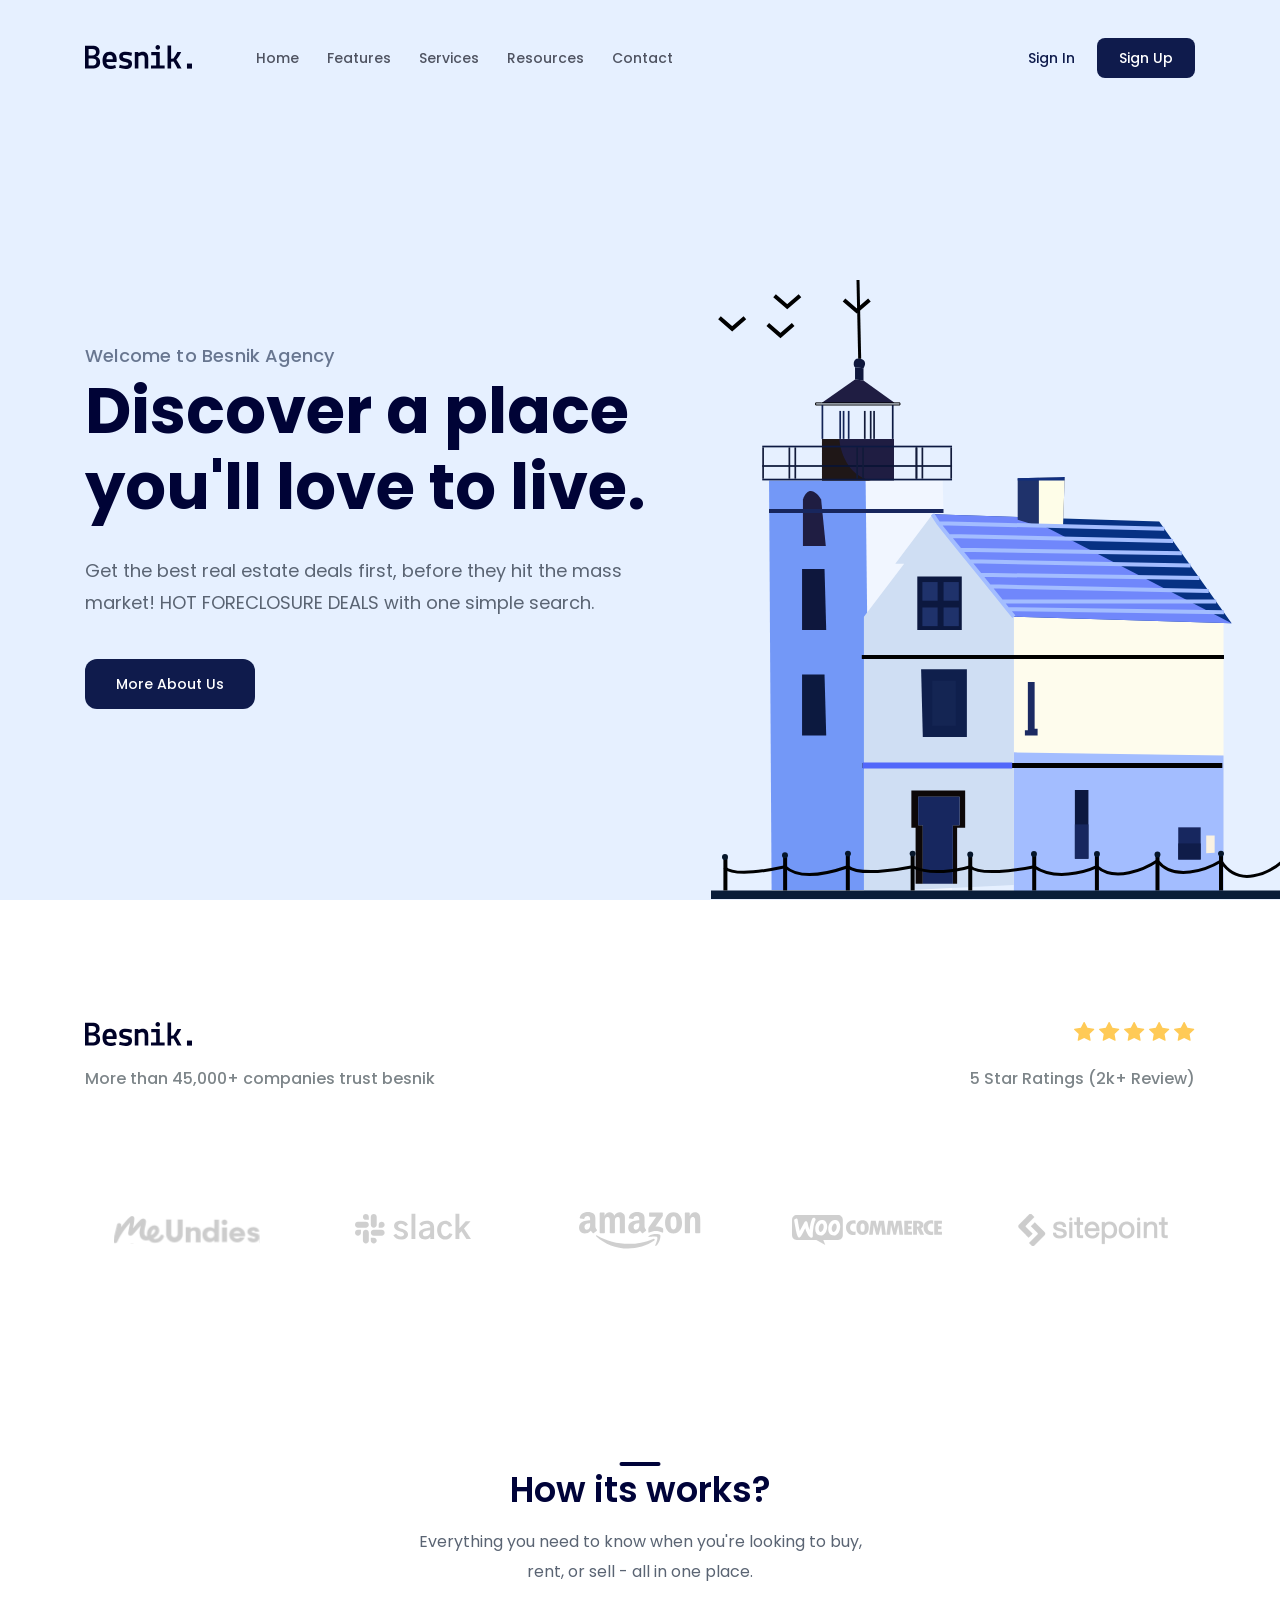
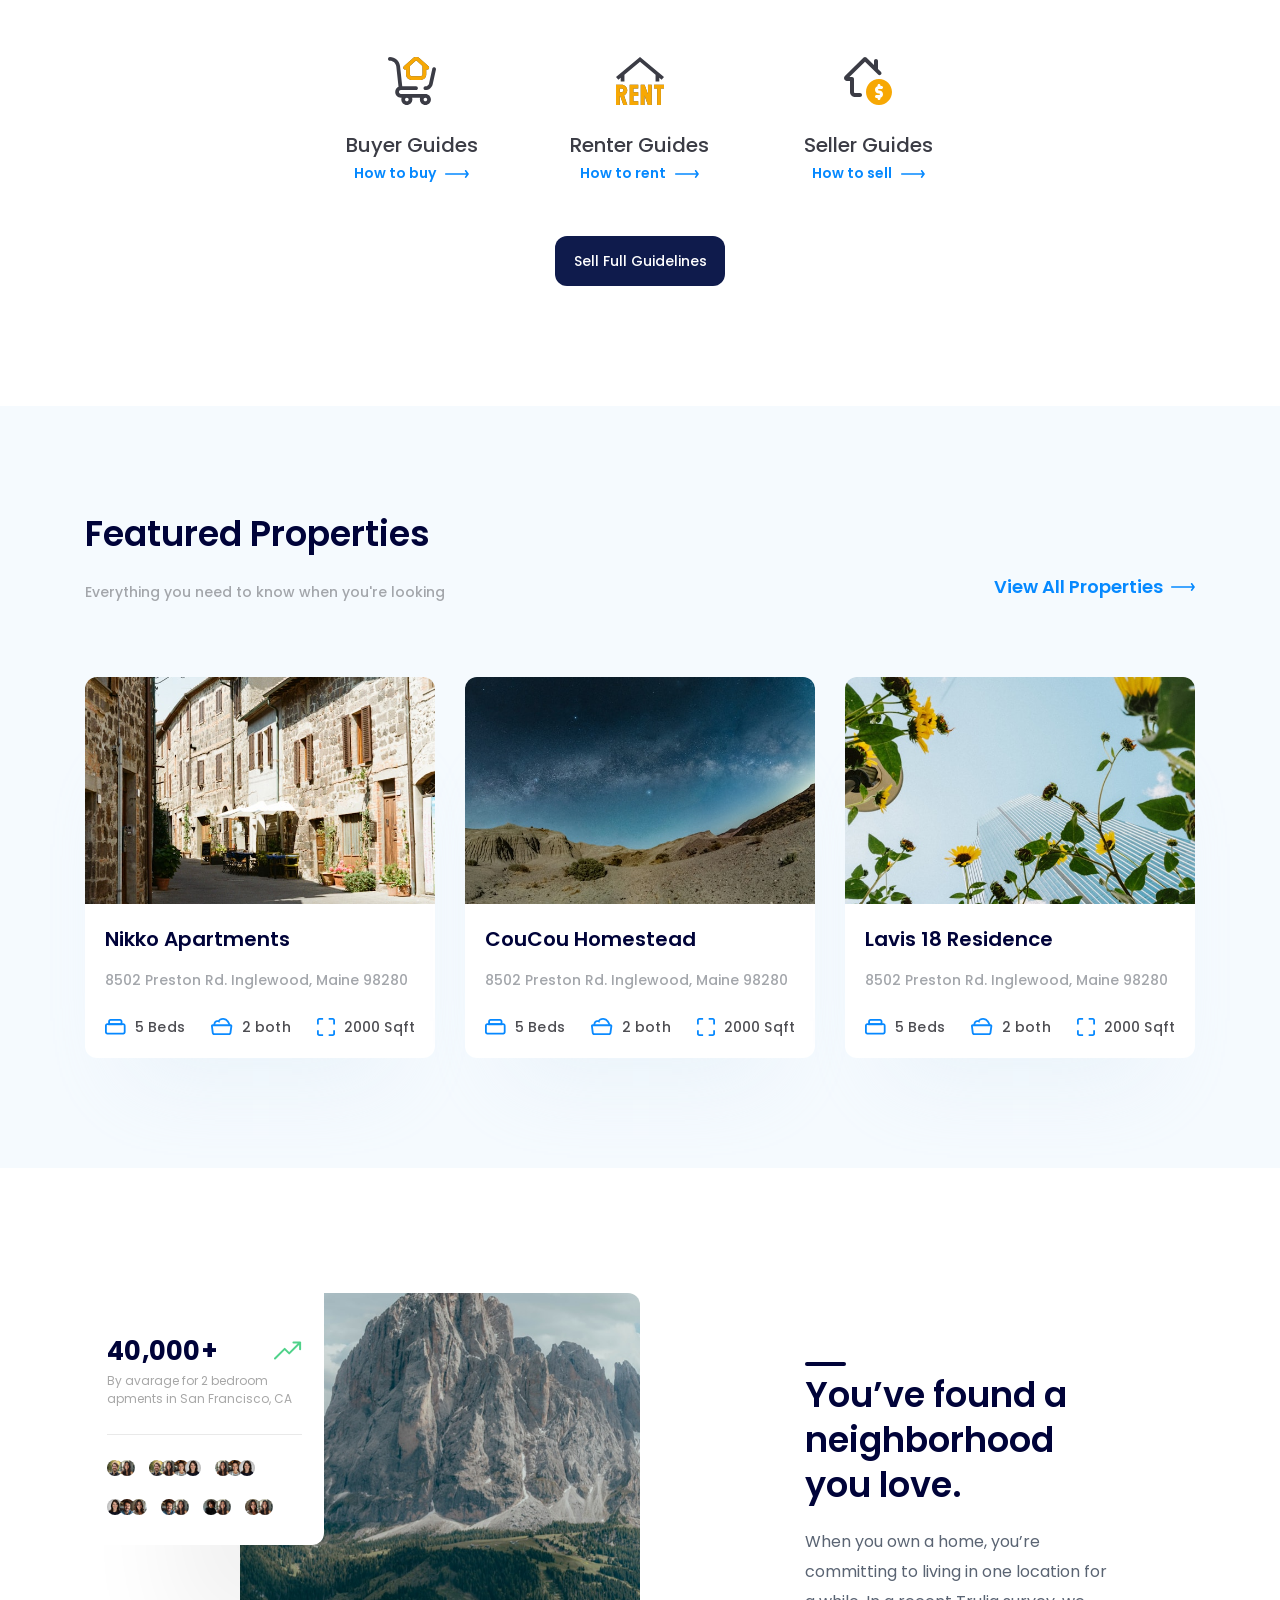
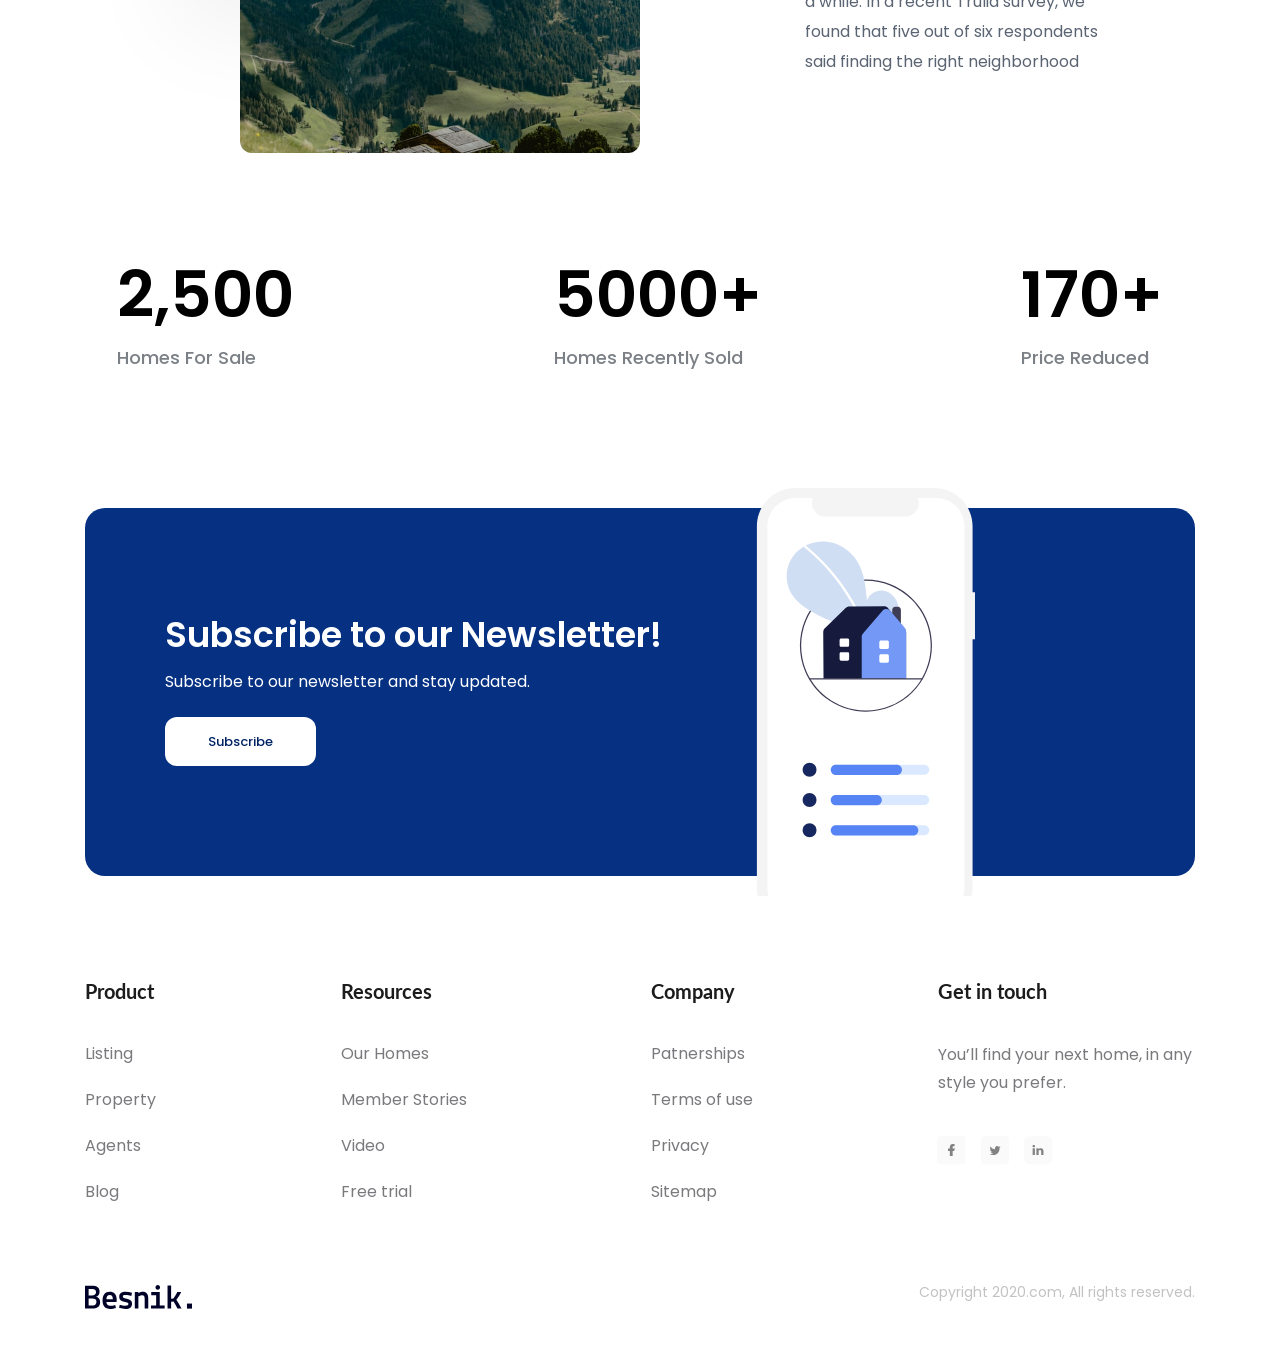
<file: index.html>
<!doctype html>
<html lang="en">
    <head>
        <meta charset="UTF-8" />
        <meta name="viewport" content="width=device-width, initial-scale=1.0" />
        <title>F8 Project 01</title>
        <link rel="stylesheet" href="./assets/csss/reset.css" />
        <link rel="stylesheet" href="./assets/csss/styles.css" />
        <link rel="stylesheet" href="./assets/csss/responsive.css" />
        <link rel="shortcut icon" href="./assets/img/besnik.png" type="image/x-icon">
        <link rel="preconnect" href="https://fonts.googleapis.com" />
        <link rel="preconnect" href="https://fonts.gstatic.com" crossorigin />
        <link
            href="https://fonts.googleapis.com/css2?family=Inter:ital,opsz,wght@0,14..32,100..900;1,14..32,100..900&family=Montserrat:ital,wght@0,100..900;1,100..900&family=Poppins:ital,wght@0,100;0,200;0,300;0,400;0,500;0,600;0,700;0,800;0,900;1,100;1,200;1,300;1,400;1,500;1,600;1,700;1,800;1,900&display=swap"
            rel="stylesheet"
        />
        <link
  href="https://fonts.googleapis.com/css2?family=Lato:wght@300;400;500;600;700;900&display=swap"
  rel="stylesheet"
/>
<!-- Font Awesome 6 CDN -->
<link rel="stylesheet" href="https://cdnjs.cloudflare.com/ajax/libs/font-awesome/6.5.1/css/all.min.css" />
    </head>
    <body>
        <main >
            <!-- PC Header -->
            <header class="header">
                <div class="content">
                    <nav class="nav-bar">
                        <!-- Tablet/Mobile Menu-->
                         <label for="menu-checkbox" class="toggle-menu">
                            <svg xmlns="http://www.w3.org/2000/svg" viewBox="0 0 640 640"><path fill="currentcolor" d="M96 160C96 142.3 110.3 128 128 128L512 128C529.7 128 544 142.3 544 160C544 177.7 529.7 192 512 192L128 192C110.3 192 96 177.7 96 160zM96 320C96 302.3 110.3 288 128 288L512 288C529.7 288 544 302.3 544 320C544 337.7 529.7 352 512 352L128 352C110.3 352 96 337.7 96 320zM544 480C544 497.7 529.7 512 512 512L128 512C110.3 512 96 497.7 96 480C96 462.3 110.3 448 128 448L512 448C529.7 448 544 462.3 544 480z"/></svg>
                        </label>
                        <!-- logo -->
                        <a class="logo" href="#!"><img src="./assets/img/besnik.svg" alt="Besnik." /></a>

                        <!-- Navigation -->
                        <ul>
                            <li><a href="#">Home</a></li>
                            <li><a href="#features">Features</a></li>
                            <li><a href="#services">Services</a></li>
                            <li><a href="">Resources</a></li>
                            <li><a href="">Contact</a></li>
                        </ul>
                        <!-- Action -->
                        <div class="action">
                            <a href="#!" class="action-link">Sign In</a>
                            <a href="#!" class="btn action-btn">Sign Up</a>
                        </div>
                    </nav>
                    <div class="hero">
                        <div class="info">
                            <p class="sub-title">Welcome to Besnik Agency</p>
                            <h1 class="title">
                                Discover a  place you'll love to live.
                            </h1>
                            <p class="desc">
                                Get the best real estate deals first, before
                                they hit the mass market! HOT FORECLOSURE DEALS
                                with one simple search.
                            </p>
                            <a href="#!" class="btn hero-cta">More About Us</a>
                        </div>
                        <img
                            src="./assets/img/hero-img.svg"
                            alt="Discover a place you'll love to live."
                            class="hero-img"
                        />
                    </div>
                </div>
            </header>
            <!-- Tablet/Mobile Header -->
             <header class="mobile-header">
                <input type="checkbox" name="" id="menu-checkbox" class="menu-checkbox" hidden>
                <!-- Overlay -->
                <label for="menu-checkbox" class="menu-overlay"></label>
                <!-- Menu content -->
                <div class="menu-drawer">
                    <a href="#!"><img src="./assets/img/besnik.svg" alt="Besnik." /></a>
                      <ul>
                            <li><a href="#">Home</a></li>
                            <li><a href="#features">Features</a></li>
                            <li><a href="#services">Services</a></li>
                            <li><a href="#!">Resources</a></li>
                            <li><a href="#!">Contact</a></li>
                            <li class="show-in-mobile seperated"><a href="#!">Sign in</a></li>
                            <li class="show-in-mobile"><a href="#!">Sign up</a></li>
                        </ul>
                </div>
             </header>
            <!-- ------------------Clients--------------- -->
            <div class="clients" >
                <div class="content">
                    <div class="row">
                        <img src="./assets/img/besnik.svg" alt="Besnik" />
                        <div class="starts">
                            <img src="./assets/img/Star.svg" alt="star" />
                            <img src="./assets/img/Star.svg" alt="star" />
                            <img src="./assets/img/Star.svg" alt="star" />
                            <img src="./assets/img/Star.svg" alt="star" />
                            <img src="./assets/img/Star.svg" alt="star" />
                        </div>
                    </div>
                    <div class="row row-desc">
                        <p class="desc">
                            More than 45,000+ companies trust besnik
                        </p>
                        <p class="desc hide-on-mobile">5 Star Ratings (2k+ Review)</p>
                    </div>
                    <div class="images">
                        <div class="images-item">
                            <img src="./assets/img/client-1.svg" alt="" />
                        </div>
                        <div class="images-item">
                            <img src="./assets/img/client-2.svg" alt="" />
                        </div>
                        <div class="images-item">
                            <img src="./assets/img/client-3.svg" alt="" />
                        </div>
                        <div class="images-item">
                            <img src="./assets/img/client-4.svg" alt="" />
                        </div>
                        <div class="images-item">
                            <img src="./assets/img/client-5.svg" alt="" />
                        </div>
                    </div>
                </div>
            </div>

            <!----------- Guides-------- -->
            <div id="services" class="guides" >
                <div class="content">
                    <h2 class="sub-title">How its works?</h2>
                    <p class="desc">
                        Everything you need to know when you're looking to buy,
                        rent, or sell - all in one place.
                    </p>
                </div>
                <!------- List guides ------->
                <div class="list-guides">
                    <div class="guides-item">
                        <img
                            src="./assets/img/guide_icon_1.svg"
                            alt="Buyer Guides"
                            class="icon"
                        />
                        <h3 class="title">Buyer Guides</h3>
                        <a href="#!" class="link"
                            ><span>How to buy</span>
                            <img
                                src="./assets/img/arrow.svg"
                                alt="arrow"
                                class="arrow"
                        /></a>
                    </div>
                    <div class="guides-item">
                        <img
                            src="./assets/img/guide_icon_2.svg"
                            alt="Buyer Guides"
                            class="icon"
                        />
                        <h3 class="title">Renter Guides</h3>
                        <a href="#!" class="link"
                            ><span>How to rent</span>
                            <img
                                src="./assets/img/arrow.svg"
                                alt="arrow"
                                class="arrow"
                        /></a>
                    </div>
                    <div class="guides-item">
                        <img
                            src="./assets/img/guide_icon_3.svg"
                            alt="Buyer Guides"
                            class="icon"
                        />
                        <h3 class="title">Seller Guides</h3>
                        <a href="#!" class="link">
                            <span>How to sell</span>
                            <img
                                src="./assets/img/arrow.svg"
                                alt="arrow"
                                class="arrow"
                            />
                        </a>
                    </div>
                </div>
                <div class="guide-cta">
                    <a href="#!" class="btn">Sell Full Guidelines </a>
                </div>
                <!-- ---------Feature----------- -->
            </div>

            <!----------- Features-------- -->
            <div id="features" class="features" >
                <div class="content">
                    <header>
                        <h2 class="sub-title">Featured Properties</h2>
                        <div class="row">
                            <p class="desc">
                                Everything you need to know when you're looking
                            </p>
                            <a href="" class="link"
                                ><span class="hide-on-mobile" >View All Properties</span>
                                <img
                                    src="./assets/img/arrow.svg"
                                    alt=""
                                    class="arrow hide-on-mobile"
                            /></a>
                        </div>
                    </header>
                    <div class="list">
                        <div class="item">
                            <a href="#!"><img src="./assets/img/feature_1.jpg" alt="" class="thumb"></img>
                            </a>
                            <div class="body">
                                <h3 class="title"><a href="#!">Nikko Apartments</a></h3>
                                <p class="desc">8502 Preston Rd. Inglewood, Maine 98280</p>
                                <div class="info">
                                    <div class="info-item">
                                    <img src="./assets/img/bed.svg" alt="" class="icon">
                                    <span class="label">5 Beds</span>
                                </div>
                                <div class="info-item">
                                    <img src="./assets/img/both.svg" alt="" class="icon">
                                    <span class="label">2 both</span>
                                </div>
                                <div class="info-item">
                                    <img src="./assets/img/sqft.svg" alt="" class="icon">
                                    <span class="label">2000 Sqft</span>
                                </div>
                                </div>
                                
                            </div>
                        </div>
                         <div class="item">
                            <a href="#!"><img src="./assets/img/feature_2.jpg" alt="" class="thumb"></img>
                            </a>
                            <div class="body">
                                <h3 class="title"><a href="#!">CouCou Homestead</a></h3>
                                <p class="desc">8502 Preston Rd. Inglewood, Maine 98280</p>
                                <div class="info">
                                    <div class="info-item">
                                    <img src="./assets/img/bed.svg" alt="" class="icon">
                                    <span class="label">5 Beds</span>
                                </div>
                                <div class="info-item">
                                    <img src="./assets/img/both.svg" alt="" class="icon">
                                    <span class="label">2 both</span>
                                </div>
                                <div class="info-item">
                                    <img src="./assets/img/sqft.svg" alt="" class="icon">
                                    <span class="label">2000 Sqft</span>
                                </div>
                                </div>
                                
                            </div>
                        </div>
                         <div class="item">
                            <a href="#!"><img src="./assets/img/feature_3.jpg" alt="" class="thumb"></img>
                            </a>
                            <div class="body">
                                <h3 class="title"><a href="#!" class="line-clamp ">Lavis 18 Residence</a></h3>
                                <p class="desc line-clamp " style="--line-clamp:3">8502 Preston Rd. Inglewood, Maine 98280</p>
                                <div class="info">
                                    <div class="info-item">
                                    <img src="./assets/img/bed.svg" alt="" class="icon">
                                    <span class="label">5 Beds</span>
                                </div>
                                <div class="info-item">
                                    <img src="./assets/img/both.svg" alt="" class="icon">
                                    <span class="label">2 both</span>
                                </div>
                                <div class="info-item">
                                    <img src="./assets/img/sqft.svg" alt="" class="icon">
                                    <span class="label">2000 Sqft</span>
                                </div>
                                </div>
                                
                            </div>
                        </div>
                    </div>
                    <a href="#!" class="view-all btn">View all Properties</a>
                </div>
            </div>
            
            <!----------- Stats-------- -->
            <div class="stats"  >
                <div class="content">
                    <div class="row">
                        <div class="img-block">
                            <img src="./assets/img/stats.jpg" alt="" class="image">

                            <!-- Trends -->
                             <div class="trends">
                                <div class="row">
                                    <strong class="value">40,000+</strong>
                                    <img src="./assets/img/arrow-trend-up.svg" alt="trends" class="icon">
                                </div>
                                <p class="desc">By avarage for 2 bedroom apments in San Francisco, CA</p>
                                <div class="seperate"></div>
                                <div class="avatar">
                                    <div class="avatar-item">
                                        <img src="./assets/img/avatar-1.jpg" alt="" class="avatar-images">
                                         <img src="./assets/img/avatar-2.jpg" alt="" class="avatar-images">
                                    </div>
                                    <div class="avatar-item">
                                        <img src="./assets/img/avatar-1.jpg" alt="" class="avatar-images">
                                         <img src="./assets/img/avatar-2.jpg" alt="" class="avatar-images">
                                         <img src="./assets/img/avatar-3.jpg" alt="" class="avatar-images">
                                         <img src="./assets/img/avatar-4.jpg" alt="" class="avatar-images">
                                    </div>
                                      <div class="avatar-item">
                                         <img src="./assets/img/avatar-2.jpg" alt="" class="avatar-images">
                                         <img src="./assets/img/avatar-3.jpg" alt="" class="avatar-images">
                                         <img src="./assets/img/avatar-4.jpg" alt="" class="avatar-images">
                                    </div>
                                    <div class="avatar-item">
                                        <img src="./assets/img/avatar-4.jpg" alt="" class="avatar-images">
                                         <img src="./assets/img/avatar-5.jpg" alt="" class="avatar-images">
                                         <img src="./assets/img/avatar-7.jpg" alt="" class="avatar-images">
                                    </div>
                                    <div class="avatar-item">
                                        <img src="./assets/img/avatar-5.jpg" alt="" class="avatar-images">
                                         <img src="./assets/img/avatar-2.jpg" alt="" class="avatar-images">
                                    </div>
                                    <div class="avatar-item">
                                        <img src="./assets/img/avatar-6.jpg" alt="" class="avatar-images">
                                         <img src="./assets/img/avatar-2.jpg" alt="" class="avatar-images">
                                    </div>
                                    <div class="avatar-item">
                                        <img src="./assets/img/avatar-7.jpg" alt="" class="avatar-images">
                                         <img src="./assets/img/avatar-2.jpg" alt="" class="avatar-images">
                                    </div>
                                </div>
                             </div>
                        </div>
                        <div class="info">
                            <h3 class="sub-title">You’ve found a neighborhood you love.</h3>
                            <p class="row-desc">When you own a home, you’re committing to living in one location for a while. In a recent Trulia survey, we found that five out of six respondents said finding the right neighborhood </p>
                        </div>
                    </div>

                    <!-- Stats Number....... -->

                <div class="stats-end">
                    <div class="stats-number">
                        <strong class="number">2,500</strong>
                        <p class="desc">Homes For Sale</p>
                    </div>
                    <div class="stats-number">
                        <strong class="number">5000+</strong>
                        <p class="desc">Homes Recently Sold</p>
                    </div>
                    <div class="stats-number">
                        <strong class="number">170+</strong>
                        <p class="desc">Price Reduced</p>
                    </div>
                </div>
                </div>
            </div>


        <!-- -------------Subscription-------------- -->
         <div class="subscription" >
            <div class="content">
                <div class="body">
                    <div class="info">
                        <h2 class="title">Subscribe to our Newsletter!</h2>
                        <p class="desc">Subscribe to our newsletter and stay updated.</p>
                        <a href="#!" class="btn">Subscribe</a>
                    </div>
                    <img src="./assets/img/sub.svg" alt="" class="image-subscription">
                </div>
            </div>
         </div>
         <!-- -----------Footer----------------- -->
         <footer class="footer"  >
            <div class="content">
                <div class="row">
                    <div class="column">
                        <h3 class="heading">Product</h3>
                        <ul class="list">
                            <li class="item">
                                <a href="#!">Listing</a>
                            </li>
                            <li class="item">
                                <a href="#!">Property</a>
                            </li>
                            <li class="item">
                                <a href="#!">Agents</a>
                            </li>
                            <li class="item">
                                <a href="#!">Blog</a>
                            </li>
                        </ul>
                    </div>
                    <div class="column">
                        <h3 class="heading">Resources</h3>
                        <ul class="list">
                            <li class="item">
                                <a href="">Our Homes</a>
                            </li>
                            <li class="item">
                                <a href="">Member Stories</a>
                            </li>
                            <li class="item">
                                <a href="">Video</a>
                            </li>
                            <li class="item">
                                <a href="">Free trial</a>
                            </li>
                        </ul>
                    </div>
                    <div class="column">
                        <h3 class="heading">Company</h3>
                        <ul class="list">
                            <li class="item">
                                <a href="">Patnerships</a>
                            </li>
                            <li class="item">
                                <a href="">Terms of use</a>
                            </li>
                            <li class="item">
                                <a href="">Privacy</a>
                            </li>
                            <li class="item">
                                <a href="">Sitemap</a>
                            </li>
                        </ul>
                    </div>
                    <div class="column">
                        <h3 class="heading">Get in touch</h3>
                        <p class="desc">You’ll find your next home, in any style you prefer.</p>
                        <div class="social">
                            <a href="#!" class="social-link">
                                <img src="./assets/img/facebook.svg" alt="" class="social-image">
                            </a>
                            <a href="#!" class="social-link">
                                <img src="./assets/img/twitter.svg" alt="" class="social-image">
                            </a>
                            <a href="#!" class="social-link">
                                <img src="./assets/img/lindedin.svg" alt="" class="social-image">
                            </a>
                        </div>
                    </div>
                </div>

                <!-- Copyright -->
                <div class="row end">
                    <img src="./assets/img/besnik.svg" alt="" class="logo">
                    <p class="copyright">Copyright 2020.com, All rights reserved.</p>
                </div>
            </div>
         </footer>
        </main>
    </body>
</html>
</file>
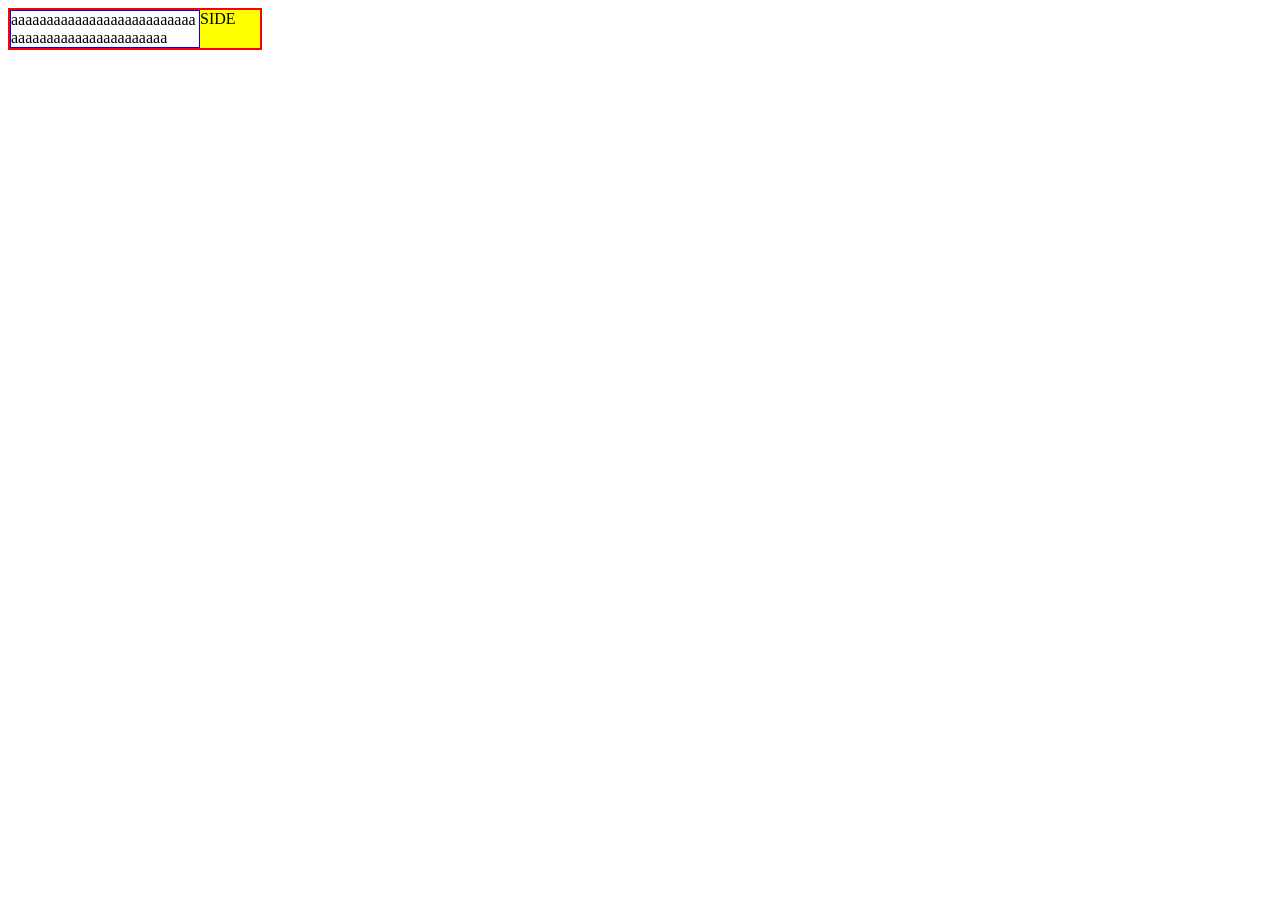
<file: index2.html>
<!doctype html>
<html lang="en">
    <head>
        <meta charset="UTF-8" />
        <meta name="viewport" content="width=device-width, initial-scale=1.0" />
        <title>Document</title>
    </head>
    <style>
        .container {
            width: 250px;
            display: flex;
            border: 2px solid red;
        }

        .content {
            flex: 1;
            border: 1px solid blue;
            overflow-wrap: break-word;
            min-width: 0;
        }

        .side {
            width: 60px;
            background: yellow;
        }
    </style>
    <body>
        <div class="container">
            <div class="content">
                aaaaaaaaaaaaaaaaaaaaaaaaaaaaaaaaaaaaaaaaaaaaaaaa
            </div>
            <div class="side">SIDE</div>
        </div>
    </body>
</html>
</file>
<file: assets/csss/styles.css>
* {
    box-sizing: border-box;
    text-decoration: none;
}
:root {
    --primary-color: #0f1b4c;
    /* --primary-color: #ff6651; */
}
html,
body {
    scroll-behavior: smooth;
}
html {
    font-size: 62.5%;
}
body {
    font-size: 1.6rem;
    font-family: "Poppins", sans-serif;
}
/* Common */
.line-clamp {
    display: -webkit-box;
    -webkit-line-clamp: var(--line-clamp, 2);
    -webkit-box-orient: vertical;
    overflow: hidden;
}
.content {
    /* width: 1110px;
    max-width: calc(100% - 24px); */
    width: min(1110px, 100% - 24px);
    margin-left: auto;
    margin-right: auto;
}
.btn {
    display: inline-flex;
    min-width: 98px;
    border-radius: 12px;
    background-color: var(--primary-color);
    color: #fff;
    font-size: 1.4rem;
    font-weight: 500;
    padding: 18px 16px;
    align-items: center;
    justify-content: center;
}
.btn:hover {
    opacity: 0.9;
}
/* ======= Header =================== */
.header {
    background-color: #e6f0ff;
    height: 100vh;
    position: relative;
    padding-top: 38px;
}
.nav-bar {
    display: flex;
    align-items: center;
    /* justify-content: space-between; */
}
.nav-bar ul {
    display: flex;
    margin-left: 50px;
}
.nav-bar ul a {
    padding: 8px 14px;
    font-size: 1.4rem;
    font-weight: 500;
    color: #4f5361;
}
.nav-bar ul a:hover {
    text-decoration: underline;
}

.nav-bar .action {
    margin-left: auto;
}
.nav-bar .action-link {
    color: var(--primary-color);
    font-size: 1.4rem;
    font-weight: 500;
}
.nav-bar .action-btn {
    padding: 13px 16px;
    margin-left: 18px;
    border-radius: 8px;
}
.hero {
    /* margin-top: 13rem; */
    display: flex;
    /* flex-direction: column;
    justify-content: center; */
    align-items: center;
    min-height: 100vh;
}
.hero .info {
    width: 51%;
}
.hero .sub-title {
    color: #687690;
    font-size: 1.8rem;
    font-weight: 500;
    letter-spacing: 0.018rem;
}
.hero .title {
    color: #000336;
    font-size: 6.4rem;
    font-weight: 700;
    line-height: 7.6rem;
    margin-top: 0.8rem;
}
.hero .desc {
    color: #5a6473;
    font-size: 1.8rem;
    line-height: 3.2rem;
    margin-top: 3rem;
}
.hero-cta {
    min-width: 17rem;
    margin-top: 4rem;
}
.hero .hero-img {
    position: absolute;
    bottom: 0;
    right: calc((100vw - 1110px) / 2 - 100px);
}

/* ========Máy 4k của Huy============ */
@media screen and (min-width: 1200px) and (max-width: 1300px) and (min-resolution: 3dppx) {
    .header {
        padding-top: 28px;
        /* min-height: 800px;
        height: auto; */
    }

    .hero {
        /* margin-top: 7rem; */
    }

    .hero .title {
        font-size: 5.6rem;
        line-height: 6.6rem;
    }

    .hero .desc {
        font-size: 1.7rem;
        line-height: 3rem;
        margin-top: 2.4rem;
    }

    .hero-cta {
        margin-top: 3rem;
    }

    .hero .hero-img {
        width: 50%;
        /* max-width: 600px; */
        max-height: calc(100dvh - 100px);
        right: calc((100vw - 1110px) / 2 - 40px);
    }
}
/* ================CLIENTS=========== */

.clients {
    margin-top: 79px;
    padding: 43px 0 64px;
}
.clients .row {
    display: flex;
    justify-content: space-between;
}
.clients .desc {
    color: #7d8589;
    font-size: 1.6rem;
    font-weight: 500;
    line-height: 2rem;
}
.clients .row-desc {
    margin-top: 23px;
}
.clients .images {
    margin-top: 96px;
    display: flex;
    justify-content: space-between;
    align-items: center;
}
.clients .images .images-item {
    display: flex;
    justify-content: center;
    align-items: center;
    width: 20.4rem;
    height: 9rem;
    border-radius: 12px;

    transition:
        box-shadow 0.25s,
        background-color 0.25s,
        transform 0.25s;
}
.clients .images .images-item img {
    opacity: 0.8;
    max-width: 150px;
    max-height: 46px;
}
.clients .images .images-item:hover,
.clients .images .images-item:active {
    background-color: #fff;
    box-shadow: 0px 10px 40px rgba(0, 0, 0, 0.08);
    transform: translateY(-2px);
}
.clients .images .images-item:hover img,
.clients .images .images-item:active img {
    opacity: 1;
}
/* ==================Guides======================= */
.guides {
    /* display: flex;
    padding: 7.9rem 37.8rem 7.9rem 37.7rem;
    justify-content: center;
    align-items: center; */
    margin-top: 40px;
    padding: 93px 0 79px;
}
.guides .sub-title {
    color: #000339;
    text-align: center;
    font-size: 3.5rem;
    font-weight: 600;
    line-height: 3.5rem;
    position: relative;
}
.guides .sub-title::before {
    content: "";
    position: absolute;
    width: 4.1rem;
    height: 0.4rem;
    border-radius: 1.2rem;
    background: #000339;
    top: -1rem;
    left: 50%;
    transform: translateX(-50%);

    /* content: "";
    display: block;
    width: 4.1rem;
    height: 0.4rem;
    border-radius: 1.2rem;
    background: #000339;
    margin: 0 auto 1rem; */
}
.guides .desc {
    color: #5a6473;
    width: 45.9rem;
    max-width: 100%;
    margin: 2rem auto 0;
    text-align: center;
    font-size: 1.6rem;
    line-height: 3rem;
}
/*========= List Guides ==============*/
.list-guides {
    margin: 7rem auto 0;
    display: flex;
    justify-content: space-around;
    width: 68.5rem;
    max-width: 100%;
}
.guides-item {
    width: 14.1rem;
    height: 12.9rem;
    text-align: center;
}
.list-guides .title {
    color: #3b3c45;
    font-size: 2rem;
    font-weight: 500;
    line-height: 2.2rem;
    margin-top: 2.6rem;
}
.list-guides .link {
    color: #0689ff;
    /* text-align: center; */
    font-size: 1.4rem;
    font-style: normal;
    font-weight: 600;
    margin-top: 1rem;
    display: inline-block;
}
.list-guides .link span {
    margin-right: 6px;
}

.guide-cta {
    color: #fff;
    text-align: center;
    font-size: 1.3rem;
    font-weight: 500;
    margin-top: 5rem;
}
.guide-cta .btn {
    min-width: 170px;
}
/*-------- Features--------- */
.features {
    background: #f5fafe;
    margin-top: 41px;
    padding-top: 11rem;
    padding-bottom: 11rem;
}
.features .sub-title {
    color: #000339;
    font-size: 3.5rem;
    font-weight: 600;
    line-height: 3.5rem;
}
.features .desc {
    color: #5a6473;
    font-size: 1.6rem;
    line-height: 3rem;
}
.features .row {
    display: flex;
    justify-content: space-between;
    margin-top: 1.5rem;
    align-items: center;
}
.features .link {
    display: flex;
    align-items: center;
    color: #0689ff;
    font-size: 1.8rem;
    font-weight: 600;
}
.features .link span {
    margin-right: 8px;
}
.features .list {
    margin-top: 7rem;
    /* display: flex; */
    display: grid;
    grid-template-columns: 1fr 1fr 1fr;
    /* justify-content: space-around; */
    gap: 30px;
}
.features .thumb {
    object-fit: cover;
    width: 100%;
    height: 22.7rem;
    border-top-left-radius: 12px;
    border-top-right-radius: 12px;
}
.features .item {
    border-radius: 1.2rem;
    background: #fff;
    box-shadow: 0 65px 80px -46px rgba(226, 238, 249, 0.6);
    /* overflow: hidden; */
    flex: 1;
}
.features .body {
    padding: 17px 20px 22px 20px;
}
.features .item .title a {
    color: #000339;
    font-size: 2rem;
    font-weight: 600;
    line-height: 3rem;
    overflow-wrap: anywhere;
}
.features .desc {
    color: #a3a6ab;
    font-size: 1.4rem;
    font-weight: 500;
    line-height: 3rem;
    margin-top: 1.1rem;
}
.features .info {
    display: flex;
    margin-top: 2.3rem;
    justify-content: space-between;
}
.features .info-item {
    display: flex;
    align-items: center;
}
.features .icon {
    margin-right: 0.9rem;
}
.features .label {
    color: #4d4d52;
    font-size: 1.4rem;
    font-style: normal;
    font-weight: 500;
    line-height: 1.4rem;
    letter-spacing: 0.014rem;
}
/* ==============Stats========== */
.stats {
    padding: 50px 0;
    margin-top: 75px;
}
/* .stats .content {
    width: 1017px;
} */
.stats .row {
    display: flex;
}
.stats .row .img-block {
    width: 50%;
    position: relative;
}
.stats .img-block .image {
    display: block;
    width: 400px;
    height: 460px;
    object-fit: cover;
    margin-left: auto;
    border-radius: 12px;
}
.stats .trends {
    width: 239px;
    height: 252px;
    border-radius: 0 0 12px 12px;
    background: #fff;
    box-shadow: 90px 85px 100px 0 rgba(0, 0, 0, 0.06);
    position: absolute;
    top: 0;
    left: 0;
    padding: 45px 22px;
}
.stats .trends .value {
    color: #000339;
    font-size: 26px;
    font-weight: 700;
    font-style: normal;
    line-height: 26px;
    letter-spacing: 0.26px;
}
.stats .trends .desc {
    color: #a7a7a7;
    font-size: 12px;
    font-weight: 400;
    line-height: 18px;
    margin-top: 8px;
}
.stats .trends .seperate {
    /* width: 193.62px; */
    height: 1.2px;
    background: #e9e9e9;
    margin-top: 26px;
    margin-bottom: 25px;
}
.stats .trends .avatar {
    display: flex;
    gap: 20px 14px;
    flex-wrap: wrap;
}
.stats .trends .avatar .avatar-images {
    width: 16px;
    height: 16px;
    border-radius: 50%;
    object-fit: cover;
}
.avatar-images + .avatar-images {
    margin-left: -8px;
}
.stats .trends .row {
    justify-content: space-between;
}

.stats .row .info {
    width: 50%;
    /* margin-left: 165px; */
    padding: 79px 0 69px 165px;
}
.stats .info .sub-title {
    color: #000339;
    font-size: 35px;
    font-weight: 600;
    line-height: 45px;
    margin-bottom: 20px;
    width: 269px;
    position: relative;
}
.stats .info .sub-title::before {
    content: "";
    width: 41px;
    height: 4px;
    border-radius: 12px;
    background: #000339;
    position: absolute;
    top: -10px;
    left: 0;
}
.stats .info .row-desc {
    color: #5a6473;
    font-size: 16px;
    font-weight: 400;
    line-height: 30px;
    width: 309px;
}
.stats .stats-end {
    display: flex;
    justify-content: space-between;
    margin-top: 110px;
    padding: 0 32px;
}
.stats .stats-end .number {
    color: #000;
    font-size: 64px;
    font-weight: 600;
}
.stats .stats-end .desc {
    color: #7b8087;
    font-size: 18px;
    font-weight: 500;
    margin-top: 22px;
}
/* ------------Subscription------------ */
.subscription {
    margin-top: 51px;
    padding-top: 40px;
}
.subscription .content {
    border-radius: 20px;
    background: #063183;
    padding: 109px 0 110px 80px;
    position: relative;
}
.subscription .title {
    color: #fff;
    font-size: 35px;
    font-weight: 600;
    line-height: 35px;
    display: -webkit-box;
    -webkit-line-clamp: var(--line-clamp, 2);
    -webkit-box-orient: vertical;
    overflow: hidden;
}
.subscription .desc {
    color: #fff;
    font-size: 16px;
    line-height: 30px;
    margin-top: 15px;
    display: -webkit-box;
    -webkit-line-clamp: var(--line-clamp, 3);
    -webkit-box-orient: vertical;
    overflow: hidden;
}
.subscription .btn {
    background: #fff;
    color: #002366;
    text-align: center;
    font-size: 13px;
    font-weight: 500;
    min-width: 151px;
    margin-top: 20px;
}
/* .subscription .body {
    position: relative;
} */
.subscription .image-subscription {
    position: absolute;
    bottom: -20px;
    right: 220px;
}
.subscription .info {
    width: 580px;
    max-width: 100%;
}
/*-------------- FOOTER ------------------*/
.footer {
    margin-top: 55px;
    padding: 50px 0px 58px;
}
.footer .row {
    display: flex;
    justify-content: space-between;
}

.footer .heading {
    color: #1c1c1d;
    font-family: Lato;
    font-size: 20px;
    font-weight: 700;
    margin-bottom: 40px;
}
.footer .item {
    margin-bottom: 21px;
}
.footer .item:last-child {
    margin-bottom: 0;
}
.footer .item a {
    color: #7a7a7e;
    font-size: 16px;
    line-height: normal;
}
.footer .desc {
    color: #7a7a7e;
    font-size: 16px;
    line-height: 28px;
    width: 257px;
    margin-bottom: 40px;
}
.footer .social {
    display: flex;
}
.footer .social-link {
    width: 27.5px;
    height: 27.5px;
    display: flex;
    justify-content: center;
    align-items: center;
    opacity: 0.8;
}
.footer .social-link + .social-link {
    margin-left: 16px;
}
.footer .social-link:hover {
    opacity: 1;
}
.footer .end {
    margin-top: 81px;
}

.footer .copyright {
    color: #c2c2c2;
    font-size: 14px;
}
</file>
<file: assets/csss/responsive.css>
/* -----------------PC -----------------*/
@media screen and (min-width: 992px) {
    .mobile-header {
        display: none;
    }
    .view-all {
        display: none;
    }
}
/* -----------------MOBILE & TABLET-----------------*/
@media screen and (max-width: 991.98px) {
    .nav-bar {
        position: relative;
    }
    .nav-bar ul {
        display: none;
    }
    .nav-bar .logo {
        position: absolute;
        left: 50%;
        top: 50%;
        transform: translate(-50%, -50%);
    }
    .nav-bar .action {
        margin-right: 40px;
    }
    .toggle-menu svg {
        width: 24px;
        color: #666;
    }
    .menu-overlay {
        position: fixed;
        inset: 0;
        background-color: rgba(0, 0, 0, 0.3);
        opacity: 0;
        visibility: hidden;
        transition: 0.5s ease;
    }
    .menu-checkbox:checked ~ .menu-overlay {
        opacity: 1;
        visibility: visible;
    }
    .menu-drawer {
        position: fixed;
        inset: 0 40% 0 0;
        padding: 60px;
        background-color: #fff;
        transform: translateX(-100%);
        transition: transform 0.5s ease;
    }
    .menu-checkbox:checked ~ .menu-drawer {
        transform: translateX(0);
    }
    .menu-drawer ul {
        margin-top: 20px;
    }
    .menu-drawer ul a {
        color: #333;
        display: block;
        padding: 14px 0;
        font-weight: 500;
    }
    .hero-img {
        display: none;
    }
    .hero .info {
        width: 80%;
        text-align: center;
        margin: 0 auto;
    }
    .hero .desc {
        width: 80%;
        text-align: center;
        margin: 30px auto auto;
    }
    .clients .images {
        flex-wrap: wrap;
        justify-content: center;
    }
    .stats .content > .row {
        flex-direction: column;
    }
    .stats .row .img-block,
    .stats .row .info {
        width: 100%;
    }
    .stats .row .info {
        padding: 0;
        order: 1;
    }
    .stats .row .img-block {
        order: 2;
    }
    .stats .info .sub-title {
        width: 70%;
    }
    .stats .info .row-desc {
        width: 100%;
        margin-bottom: 80px;
    }
    .stats .img-block .image {
        max-width: 100%;
    }
    .image-subscription {
        display: none;
    }
    .footer .content .row {
        display: grid;
        grid-template-columns: 1fr 1fr;
        justify-items: center;
        gap: 30px;
    }
    .footer .content .row .column {
        text-align: center;
    }
    footer .social {
        justify-content: center;
    }
}
/* -----------------TABLET-----------------*/
@media screen and (min-width: 768px) and (max-width: 991.98px) {
    .show-in-mobile {
        display: none;
    }
    .features .list {
        grid-template-columns: 1fr 1fr;
    }
    .footer .content .row {
        padding-left: 20px;
    }
    .footer .content .row.end {
        padding-bottom: 20px;
    }
    .view-all {
        display: none;
    }
}
/* ---------MOBILE------------ */
@media screen and (max-width: 767.98px) {
    .hide-on-mobile {
        display: none;
    }
    .nav-bar .action {
        display: none;
    }
    .menu-drawer {
        padding: 40px;
        inset: 0 25% 0 0;
    }
    .seperated {
        border-top: 1.5px solid #ebebeb;
    }
    .hero .info {
        width: 100%;
        text-align: center;
        margin: 0 auto;
    }
    .hero .title {
        font-size: 5.4rem;
        margin-top: 3rem;
    }
    .list-guides {
        flex-direction: column;
        gap: 32px;
    }
    .guides-item {
        width: 100%;
    }
    .features .list {
        grid-template-columns: 1fr;
    }
    .features .row {
        gap: 20px;
    }
    .features .view-all {
        display: flex;
        margin-inline: auto;
        max-width: fit-content;
        margin-top: 50px;
    }
    .stats .info .sub-title {
        width: 100%;
    }
    .stats-end {
        flex-direction: column;
        align-items: center;
        /* justify-content: center; */
        gap: 30px;
    }
    .stats-number {
        text-align: center;
    }
    .footer .content .row.end {
        grid-template-columns: 1fr;
        gap: 16px;
        text-align: center;
    }
    .footer .logo {
        margin-inline: auto;
    }
}
</file>
